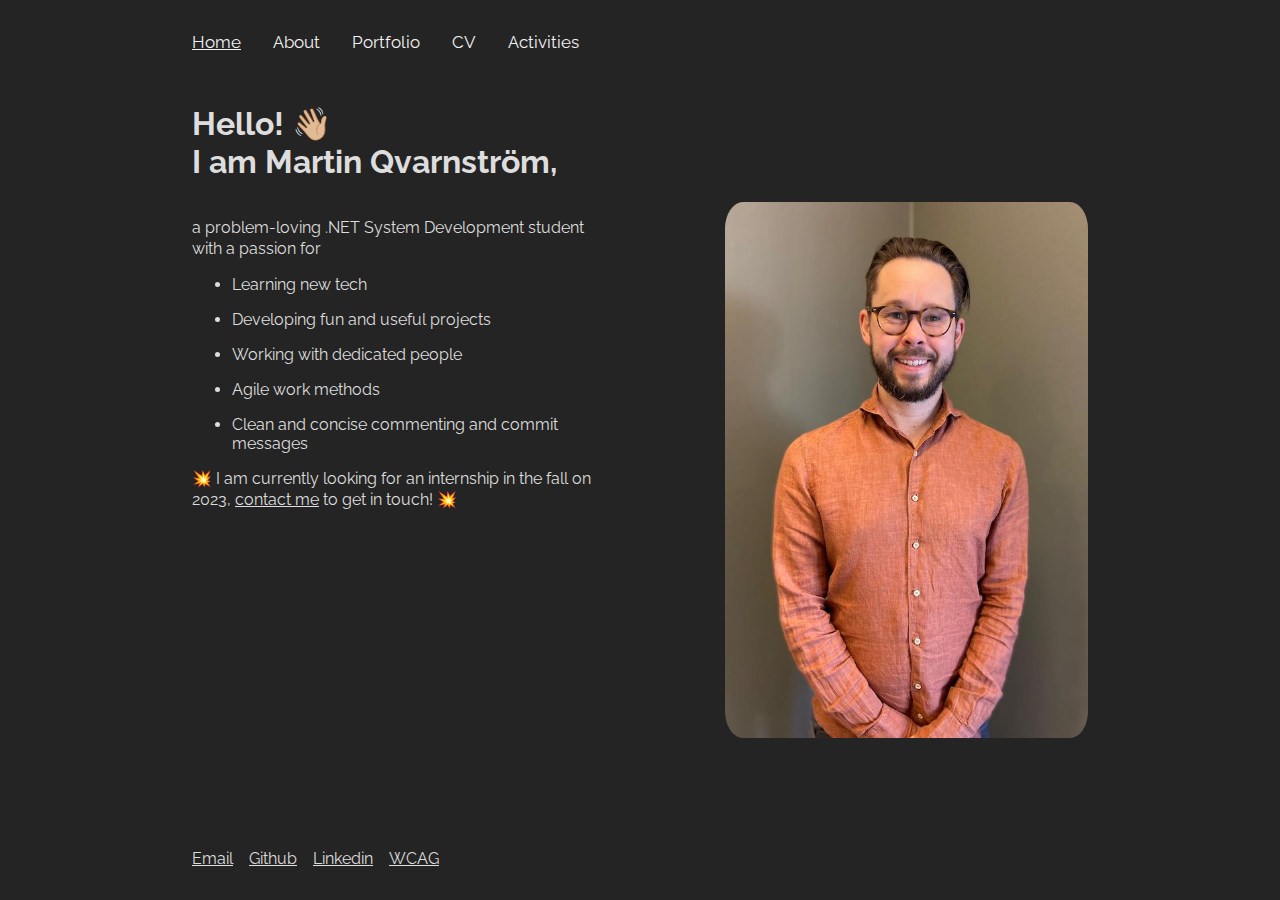
<file: index.html>
<!DOCTYPE html>
<html lang="en">
  <head>
    <meta charset="UTF-8" />
    <title>Martin Qvarnström</title>
    <link rel="icon" type="image/x-icon" href="/assets/favicon.png" />
    <meta
      name="description"
      content="Martin Qvarnström, developing .NET, JS, CSS, React and more."
    />
    <meta name="keywords" content="developer, .NET, JS, Qvarnström, Martin" />
    <meta name="author" content="Martin Qvarnström" />
    <meta name="viewport" content="width=device-width, initial-scale=1.0" />
    <meta name="robots" content="index, follow" />
    <meta name="googlebot" content="index, follow" />
    <meta name="theme-color" content="#FFFFFF" />

    <!-- Import the css -->
    <link rel="stylesheet" href="/styles/main.css" />
    <link rel="stylesheet" href="/styles/index.css" />
    <link rel="stylesheet" href="/styles/portfolio.css" />

    <!-- Import the print.css file for print styles -->
    <link rel="stylesheet" href="/styles/print.css" media="print" />

    <!-- Import Google font-->
    <link rel="preconnect" href="https://fonts.googleapis.com" />
    <link rel="preconnect" href="https://fonts.gstatic.com" crossorigin />
    <link
      href="https://fonts.googleapis.com/css2?family=Raleway:wght@600&display=swap"
      rel="stylesheet"
    />

    <link
      rel="stylesheet"
      href="https://cdnjs.cloudflare.com/ajax/libs/font-awesome/4.7.0/css/font-awesome.min.css"
    />
  </head>
  <body>
    <!-- Navbar section -->
    <nav>
      <div class="topnav" id="myTopnav">
        <a href="./index.html" class="active">Home</a>
        <a href="./about.html">About</a>
        <a href="./portfolio.html">Portfolio</a>
        <a href="./cv.html">CV</a>
        <a href="./activities.html">Activities</a>
        <a href="javascript:void(0);" class="icon" onclick="navbarFunction()">
          <i class="fa fa-bars"></i>
        </a>
      </div>
    </nav>

    <!-- Main section -->
    <main>
      <div>
        <h1>Hello! 👋🏼<br />I am Martin Qvarnström,</h1>
      </div>
      <div class="row">
        <div class="two-columns order-2">
          <p>
            a problem-loving .NET System Development student with a passion for
          </p>
          <ul>
            <li>Learning new tech</li>
            <li>Developing fun and useful projects</li>
            <li>Working with dedicated people</li>
            <li>Agile work methods</li>
            <li>Clean and concise commenting and commit messages</li>
          </ul>
          <p>
            💥 I am currently looking for an internship in the fall on 2023,
            <a href="mailto:mqvarnstrom80@gmail.com?subject=Hello!"
              >contact me</a
            >
            to get in touch! 💥
          </p>
        </div>
        <div class="two-columns order-1">
          <img src="./assets/me.jpg" class="photo-me" alt="Photo of me" />
        </div>
      </div>
    </main>

    <!-- Filler section -->
    <div class="filler-section"></div>
    <!-- Footer section -->
    <footer>
      <ul class="footer-links">
        <li>
          <a href="mailto:mqvarnstrom80@gmail.com?subject=Hello!">Email</a>
        </li>
        <li>
          <a
            href="https://www.github.com/qvarnstr0m/"
            target="_blank"
            rel="noopener noreferrer"
            >Github</a
          >
        </li>
        <li>
          <a
            href="https://www.linkedin.com/in/martin-qvarnstrom-953275248/"
            target="_blank"
            rel="noopener noreferrer"
            >Linkedin</a
          >
        </li>
        <li><a href="./wcag.html">WCAG</a></li>
      </ul>
    </footer>

    <!-- Import js scripts -->
    <script src="/js/navbar.js"></script>
    <script src="/js/leet.js"></script>

    <!-- Easteregg modal popup -->
    <label for="secret"> </label>

    <input class="modal-state" id="secret" type="checkbox" />
    <div class="modal">
      <label class="modal__bg" for="secret"></label>
      <div class="modal__inner">
        <label class="modal__close" for="secret"></label>
        <img src="/assets/hackerman.jpeg" class="hackerman-image" />
      </div>
    </div>
  </body>
</html>
</file>
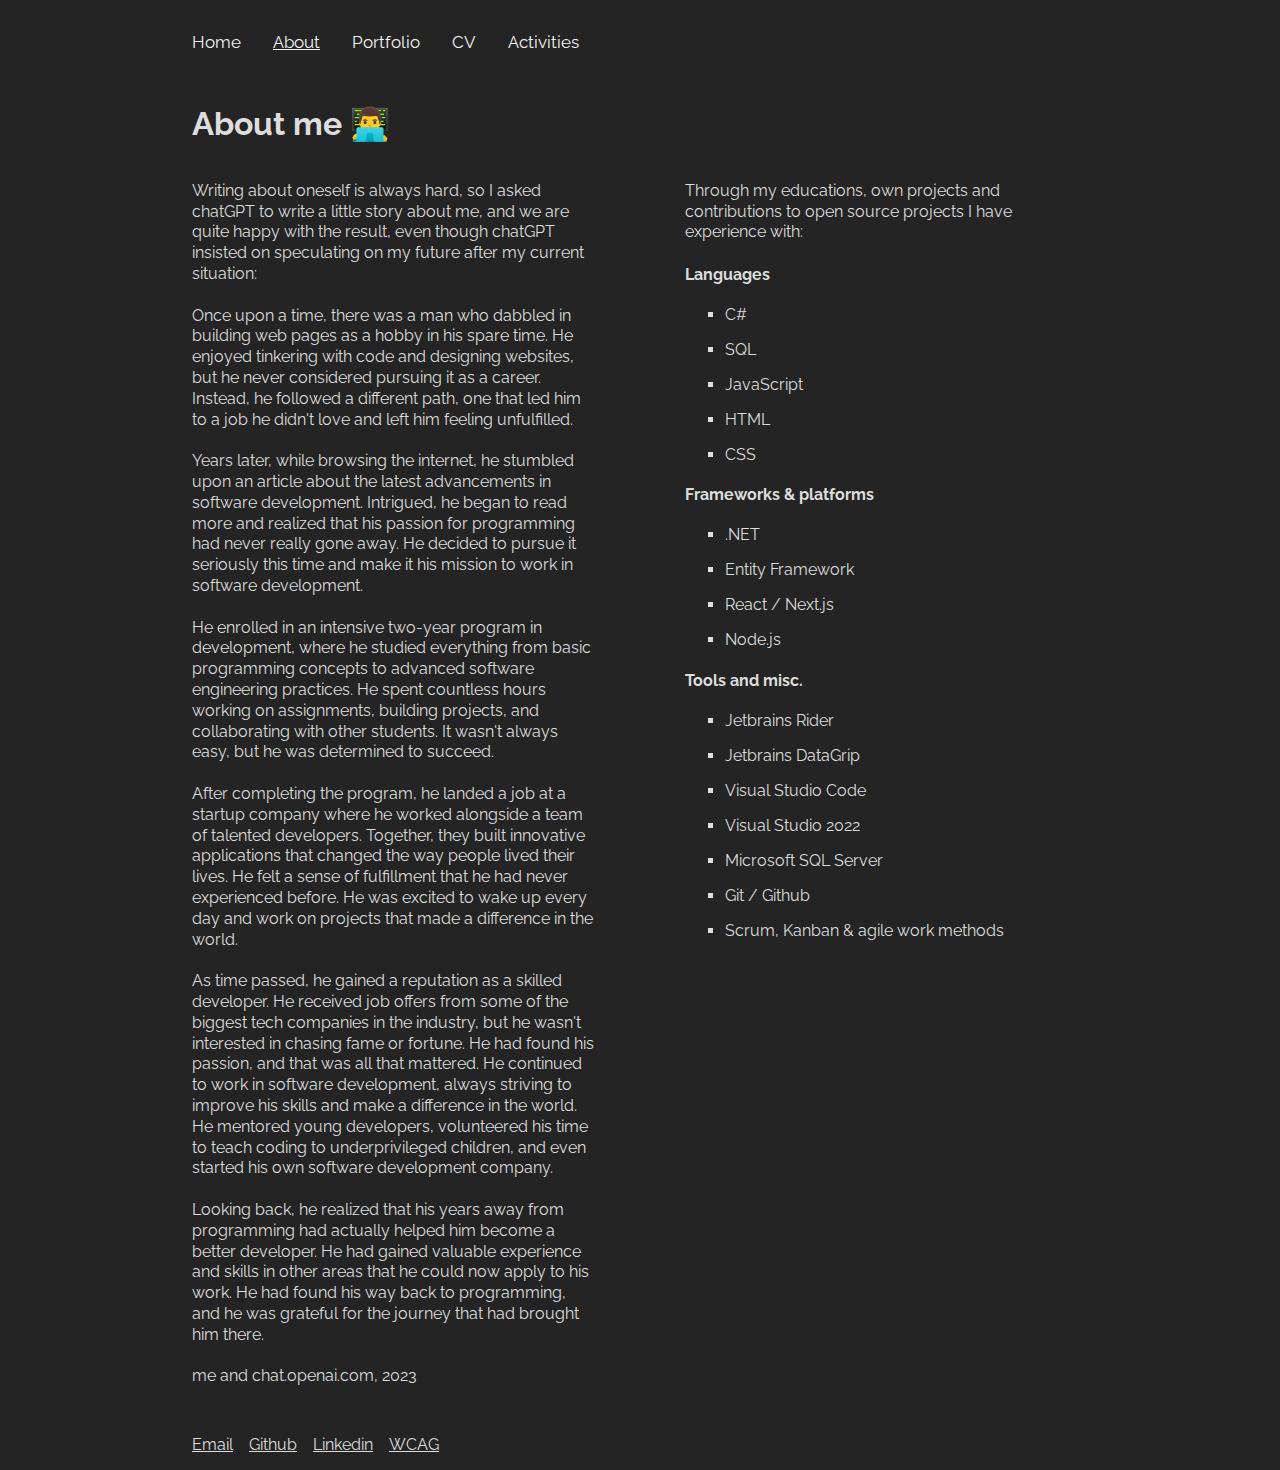
<file: about.html>
<!DOCTYPE html>
<html lang="en">
  <head>
    <meta charset="UTF-8" />
    <title>Martin Qvarnström</title>
    <link rel="icon" type="image/x-icon" href="/assets/favicon.png" />
    <meta
      name="description"
      content="Martin Qvarnström, developing .NET, JS, CSS, React and more."
    />
    <meta name="keywords" content="developer, .NET, JS, Qvarnström, Martin" />
    <meta name="author" content="Martin Qvarnström" />
    <meta name="viewport" content="width=device-width, initial-scale=1.0" />
    <meta name="robots" content="index, follow" />
    <meta name="googlebot" content="index, follow" />
    <meta name="theme-color" content="#FFFFFF" />

    <!-- Import the css -->
    <link rel="stylesheet" href="/styles/main.css" />
    <link rel="stylesheet" href="/styles/about.css" />

    <!-- Import the print.css file for print styles -->
    <link rel="stylesheet" href="/styles/print.css" media="print" />

    <!-- Import Google font-->
    <link rel="preconnect" href="https://fonts.googleapis.com" />
    <link rel="preconnect" href="https://fonts.gstatic.com" crossorigin />
    <link
      href="https://fonts.googleapis.com/css2?family=Raleway:wght@600&display=swap"
      rel="stylesheet"
    />

    <link
      rel="stylesheet"
      href="https://cdnjs.cloudflare.com/ajax/libs/font-awesome/4.7.0/css/font-awesome.min.css"
    />
  </head>
  <body>
    <!-- Navbar section -->
    <nav>
      <div class="topnav" id="myTopnav">
        <a href="./index.html">Home</a>
        <a href="./about.html" class="active">About</a>
        <a href="./portfolio.html">Portfolio</a>
        <a href="./cv.html">CV</a>
        <a href="./activities.html">Activities</a>
        <a href="javascript:void(0);" class="icon" onclick="navbarFunction()">
          <i class="fa fa-bars"></i>
        </a>
      </div>
    </nav>

    <!-- Main section -->
    <main>
      <div>
        <h1>About me 👨‍💻</h1>
      </div>
      <div class="row">
        <div class="two-columns">
          <p>
            Writing about oneself is always hard, so I asked chatGPT to write a
            little story about me, and we are quite happy with the result, even
            though chatGPT insisted on speculating on my future after my current
            situation:<br /><br />
            Once upon a time, there was a man who dabbled in building web pages
            as a hobby in his spare time. He enjoyed tinkering with code and
            designing websites, but he never considered pursuing it as a career.
            Instead, he followed a different path, one that led him to a job he
            didn't love and left him feeling unfulfilled.<br /><br />
            Years later, while browsing the internet, he stumbled upon an
            article about the latest advancements in software development.
            Intrigued, he began to read more and realized that his passion for
            programming had never really gone away. He decided to pursue it
            seriously this time and make it his mission to work in software
            development.<br /><br />
            He enrolled in an intensive two-year program in development, where
            he studied everything from basic programming concepts to advanced
            software engineering practices. He spent countless hours working on
            assignments, building projects, and collaborating with other
            students. It wasn't always easy, but he was determined to succeed.
            <br /><br />After completing the program, he landed a job at a
            startup company where he worked alongside a team of talented
            developers. Together, they built innovative applications that
            changed the way people lived their lives. He felt a sense of
            fulfillment that he had never experienced before. He was excited to
            wake up every day and work on projects that made a difference in the
            world.<br /><br />As time passed, he gained a reputation as a
            skilled developer. He received job offers from some of the biggest
            tech companies in the industry, but he wasn't interested in chasing
            fame or fortune. He had found his passion, and that was all that
            mattered. He continued to work in software development, always
            striving to improve his skills and make a difference in the world.
            He mentored young developers, volunteered his time to teach coding
            to underprivileged children, and even started his own software
            development company.<br /><br />Looking back, he realized that his
            years away from programming had actually helped him become a better
            developer. He had gained valuable experience and skills in other
            areas that he could now apply to his work. He had found his way back
            to programming, and he was grateful for the journey that had brought
            him there.<br /><br />
            me and chat.openai.com, 2023
          </p>
        </div>
        <div class="two-columns">
          <p>
            Through my educations, own projects and contributions to open source
            projects I have experience with:
          </p>
          <h4>Languages</h4>
          <ul class="experience-list">
            <li>C#</li>
            <li>SQL</li>
            <li>JavaScript</li>
            <li>HTML</li>
            <li>CSS</li>
          </ul>
          <h4>Frameworks & platforms</h4>
          <ul class="experience-list">
            <li>.NET</li>
            <li>Entity Framework</li>
            <li>React / Next.js</li>
            <li>Node.js</li>
          </ul>
          <h4>Tools and misc.</h4>
          <ul class="experience-list">
            <li id="secret">Jetbrains Rider</li>
            <li>Jetbrains DataGrip</li>
            <li>Visual Studio Code</li>
            <li>Visual Studio 2022</li>
            <li>Microsoft SQL Server</li>
            <li>Git / Github</li>
            <li>Scrum, Kanban & agile work methods</li>
          </ul>
        </div>
      </div>
    </main>

    <!-- Filler section -->
    <div class="filler-section"></div>

    <!-- Footer section -->
    <footer>
      <ul class="footer-links">
        <li>
          <a href="mailto:mqvarnstrom80@gmail.com?subject=Hello!">Email</a>
        </li>
        <li>
          <a
            href="https://www.github.com/qvarnstr0m/"
            target="_blank"
            rel="noopener noreferrer"
            >Github</a
          >
        </li>
        <li>
          <a
            href="https://www.linkedin.com/in/martin-qvarnstrom-953275248/"
            target="_blank"
            rel="noopener noreferrer"
            >Linkedin</a
          >
        </li>
        <li><a href="./wcag.html">WCAG</a></li>
      </ul>
    </footer>

    <!-- Import js scripts -->
    <script src="/js/navbar.js"></script>
    <script src="/js/easteregg.js"></script>
  </body>
</html>
</file>
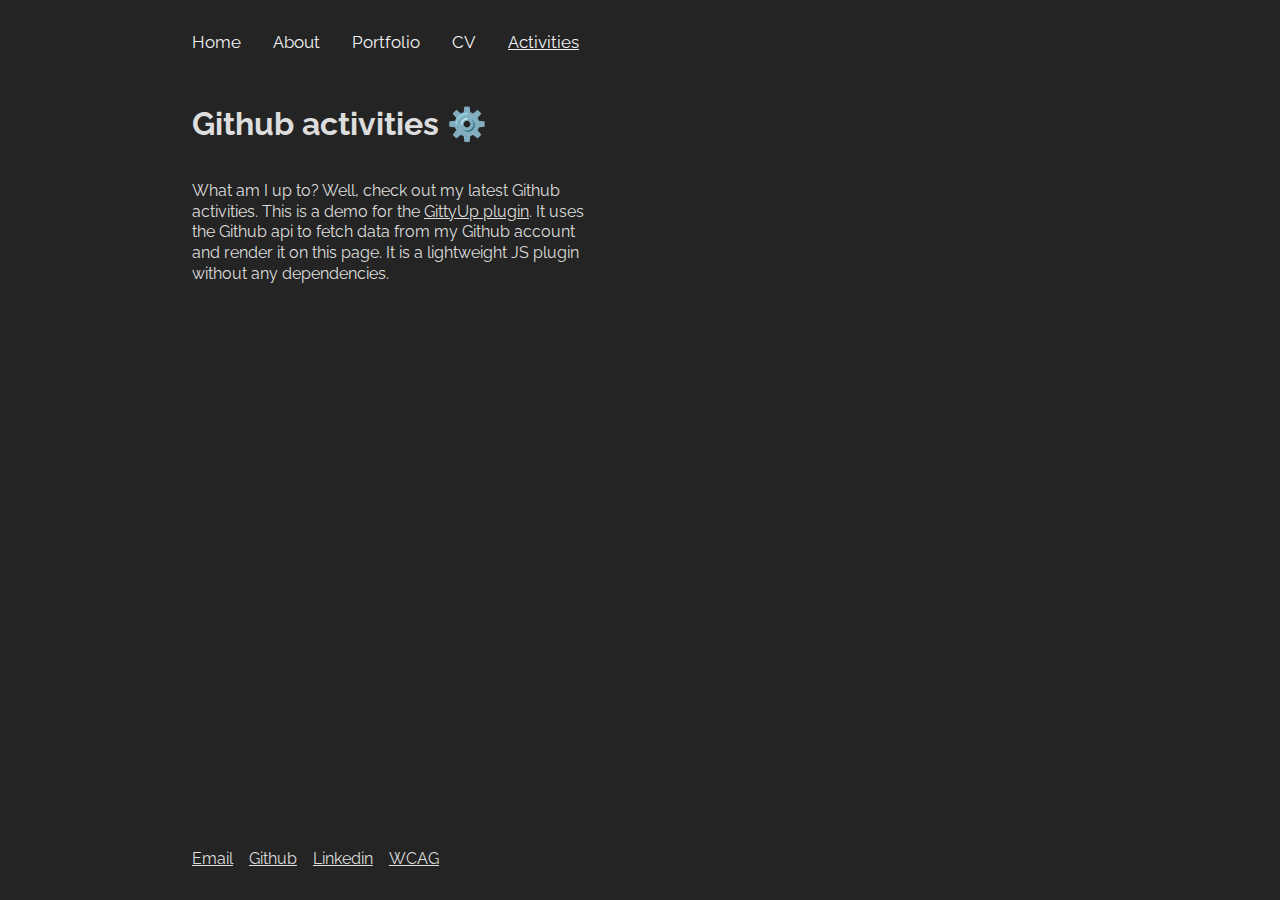
<file: activities.html>
<!DOCTYPE html>
<html lang="en">
<head>
    <meta charset="UTF-8">
    <title>Martin Qvarnström</title>
    <link rel="icon" type="image/x-icon" href="/assets/favicon.png">
    <meta name="description" content="Martin Qvarnström, developing .NET, JS, CSS, React and more.">
    <meta name="keywords" content="developer, .NET, JS, Qvarnström, Martin">
    <meta name="author" content="Martin Qvarnström">
    <meta name="viewport" content="width=device-width, initial-scale=1.0">
    <meta name="robots" content="index, follow">
    <meta name="googlebot" content="index, follow">
    <meta name="theme-color" content="#FFFFFF">

    <!-- Import the main.css file -->
    <link rel="stylesheet" href="/styles/main.css">
    <link rel="stylesheet" href="/styles/activities.css">
    
    <!-- Import the print.css file for print styles -->
    <link rel="stylesheet" href="/styles/print.css" media="print">

    <!-- Import Google font-->
    <link rel="preconnect" href="https://fonts.googleapis.com">
    <link rel="preconnect" href="https://fonts.gstatic.com" crossorigin>
    <link href="https://fonts.googleapis.com/css2?family=Raleway:wght@600&display=swap" rel="stylesheet">

    <link rel="stylesheet" href="https://cdnjs.cloudflare.com/ajax/libs/font-awesome/4.7.0/css/font-awesome.min.css">
</head>
<body>

    <!-- Navbar section -->
    <nav>
        <div class="topnav" id="myTopnav">
            <a href="./index.html">Home</a>
            <a href="./about.html">About</a>
            <a href="./portfolio.html">Portfolio</a>
            <a href="./cv.html">CV</a>
            <a href="./activities.html" class="active">Activities</a>
            <a href="javascript:void(0);" class="icon" onclick="navbarFunction()">
              <i class="fa fa-bars"></i>
            </a>
        </div>
    </nav>

    <!-- Main section -->
    <main>
        <div>
            <h1>Github activities ⚙️</h1>
        </div>
        <div class="row">
            <div class="two-columns">
                <p>
                    What am I up to? Well, check out my latest Github activities. This is a demo for the <a href="https://www.github.com/qvarnstr0m/GittyUp/" 
                    target="_blank" rel="noopener noreferrer">GittyUp plugin</a>. 
                    It uses the Github api to fetch data from my Github account and render it on this page. It is a lightweight JS plugin without any dependencies.
                </p>
                <ul id="events" class="experience-list"></ul>
            </div>
            <div class="two-columns">
                
            </div>
        </div>
    </main>

    <!-- Filler section -->
    <div class="filler-section">

    </div>

    <!-- Footer section -->
    <footer>
        <ul class="footer-links">
            <li><a href="mailto:mqvarnstrom80@gmail.com?subject=Hello!">Email</a></li>
            <li><a href="https://www.github.com/qvarnstr0m/" target="_blank" rel="noopener noreferrer">Github</a></li>
            <li><a href="https://www.linkedin.com/in/martin-qvarnstrom-953275248/" target="_blank" rel="noopener noreferrer">Linkedin</a></li>
            <li><a href="./wcag.html">WCAG</a></li>
        </ul>
    </footer>

    <!-- Import js scripts -->
    <script src="/js/navbar.js"></script>
    <script src="./js/gittyup-get.js" type="module"></script>
    <script src="./js/gittyup-render.js" type="module"></script>
</body>
</html>
</file>
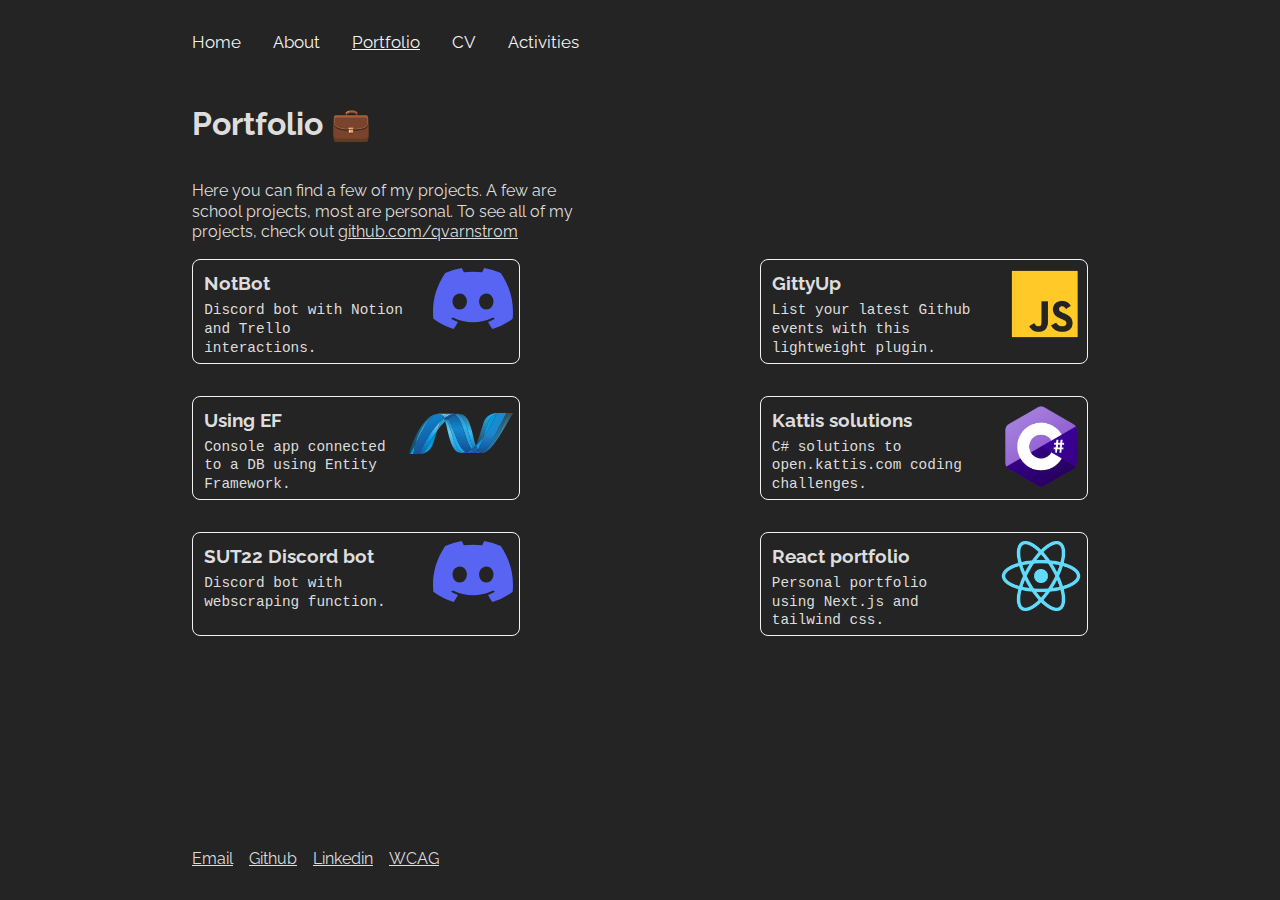
<file: portfolio.html>
<!DOCTYPE html>
<html lang="en">
  <head>
    <meta charset="UTF-8" />
    <title>Martin Qvarnström</title>
    <link rel="icon" type="image/x-icon" href="/assets/favicon.png" />
    <meta
      name="description"
      content="Martin Qvarnström, developing .NET, JS, CSS, React and more."
    />
    <meta name="keywords" content="developer, .NET, JS, Qvarnström, Martin" />
    <meta name="author" content="Martin Qvarnström" />
    <meta name="viewport" content="width=device-width, initial-scale=1.0" />
    <meta name="robots" content="index, follow" />
    <meta name="googlebot" content="index, follow" />
    <meta name="theme-color" content="#FFFFFF" />

    <!-- Import the css -->
    <link rel="stylesheet" href="/styles/main.css" />
    <link rel="stylesheet" href="/styles/portfolio.css" />

    <!-- Import the print.css file for print styles -->
    <link rel="stylesheet" href="/styles/print.css" media="print" />

    <!-- Import Google font-->
    <link rel="preconnect" href="https://fonts.googleapis.com" />
    <link rel="preconnect" href="https://fonts.gstatic.com" crossorigin />
    <link
      href="https://fonts.googleapis.com/css2?family=Raleway:wght@600&display=swap"
      rel="stylesheet"
    />

    <link
      rel="stylesheet"
      href="https://cdnjs.cloudflare.com/ajax/libs/font-awesome/4.7.0/css/font-awesome.min.css"
    />
  </head>
  <body>
    <!-- Navbar section -->
    <nav>
      <div class="topnav" id="myTopnav">
        <a href="./index.html">Home</a>
        <a href="./about.html">About</a>
        <a href="./portfolio.html" class="active">Portfolio</a>
        <a href="./cv.html">CV</a>
        <a href="./activities.html">Activities</a>
        <a href="javascript:void(0);" class="icon" onclick="navbarFunction()">
          <i class="fa fa-bars"></i>
        </a>
      </div>
    </nav>

    <!-- Main section -->
    <main>
      <div class="header-text">
        <h1>Portfolio 💼</h1>
      </div>
      <div class="rox">
        <div class="two-columns">
          <p>
            Here you can find a few of my projects. A few are school projects,
            most are personal. To see all of my projects, check out
            <a
              href="https://www.github.com/qvarnstr0m"
              target="_blank"
              rel="noopener noreferrer"
              >github.com/qvarnstr0m</a
            >
          </p>
        </div>
        <div class="two-columns"></div>
      </div>
      <div class="row">
        <label for="notbot-modal">
          <div class="project-container" id="discord-project">
            <p class="project-header">NotBot</p>
            <p class="project-text">
              Discord bot with Notion and Trello interactions.
            </p>
          </div>
        </label>
        <label for="gittyup-modal">
          <div class="project-container" id="gittyup-project">
            <p class="project-header">GittyUp</p>
            <p class="project-text">
              List your latest Github events with this lightweight plugin.
            </p>
          </div>
        </label>
        <label for="usingef-modal">
          <div class="project-container" id="usingef-project">
            <p class="project-header">Using EF</p>
            <p class="project-text">
              Console app connected to a DB using Entity Framework.
            </p>
          </div>
        </label>
        <label for="kattis-modal">
          <div class="project-container" id="kattis-project">
            <p class="project-header">Kattis solutions</p>
            <p class="project-text">
              C# solutions to open.kattis.com coding challenges.
            </p>
          </div>
        </label>
        <label for="sut22-modal">
          <div class="project-container" id="discord-project">
            <p class="project-header">SUT22 Discord bot</p>
            <p class="project-text">Discord bot with webscraping function.</p>
          </div>
        </label>
        <label for="react-modal">
          <div class="project-container" id="react-project">
            <p class="project-header">React portfolio</p>
            <p class="project-text">
              Personal portfolio using Next.js and tailwind css.
            </p>
          </div>
        </label>
      </div>

      <!-- Modal for NotBot -->
      <input class="modal-state" id="notbot-modal" type="checkbox" />
      <div class="modal">
        <label class="modal__bg" for="notbot-modal"></label>
        <div class="modal__inner">
          <label class="modal__close" for="notbot-modal"></label>
          <h2>NotBot</h2>
          <p>
            A Discord bot with integrations to Notion and Trello and other
            features. The bot is written in C# using the Discord.Net library.
          </p>
          <p>
            Visit the
            <a
              href="https://www.github.com/qvarnstr0m/NotBot"
              target="_blank"
              rel="noopener noreferrer"
              >github repo</a
            >
            for more information.
          </p>
        </div>
      </div>

      <!-- Modal for GittyUp -->
      <input class="modal-state" id="gittyup-modal" type="checkbox" />
      <div class="modal">
        <label class="modal__bg" for="gittyup-modal"></label>
        <div class="modal__inner">
          <label class="modal__close" for="gittyup-modal"></label>
          <h2>GittyUp</h2>
          <p>
            A lightweight plugin made in JavaScript that lists a users latest
            Github events.
          </p>
          <p>
            Visit the
            <a
              href="https://www.github.com/qvarnstr0m/GittyUp"
              target="_blank"
              rel="noopener noreferrer"
              >github repo</a
            >
            for more information.
          </p>
        </div>
      </div>

      <!-- Modal for UsingEF -->
      <input class="modal-state" id="usingef-modal" type="checkbox" />
      <div class="modal">
        <label class="modal__bg" for="usingef-modal"></label>
        <div class="modal__inner">
          <label class="modal__close" for="usingef-modal"></label>
          <h2>Using Entity Framework</h2>
          <p>
            A console app that connects to a database using Entity Framework.
            The app is written in C# and implements the Repository pattern and
            Unit of Work pattern.
          </p>
          <p>
            Visit the
            <a
              href="https://www.github.com/qvarnstr0m/UsingEntityFramework"
              target="_blank"
              rel="noopener noreferrer"
              >github repo</a
            >
            for more information.
          </p>
        </div>
      </div>

      <!-- Modal for Kattis Solutions -->
      <input class="modal-state" id="kattis-modal" type="checkbox" />
      <div class="modal">
        <label class="modal__bg" for="kattis-modal"></label>
        <div class="modal__inner">
          <label class="modal__close" for="kattis-modal"></label>
          <h2>Kattis Solutions</h2>
          <p>
            C# solutions to open.kattis.com coding challenges. The solutions are
            written in C# and are implemented using the .NET Core framework.
          </p>
          <p>
            Visit the
            <a
              href="https://www.github.com/qvarnstr0m/KattisSolutions"
              target="_blank"
              rel="noopener noreferrer"
              >github repo</a
            >
            for more information.
          </p>
        </div>
      </div>

      <!-- Modal for SUT22 Discord Bot -->
      <input class="modal-state" id="sut22-modal" type="checkbox" />
      <div class="modal">
        <label class="modal__bg" for="sut22-modal"></label>
        <div class="modal__inner">
          <label class="modal__close" for="sut22-modal"></label>
          <h2>SUT22 Discord Bot</h2>
          <p>
            A Discord bot with webscraping function. The bot is written in C#
            using the Discord.Net library.
          </p>
          <p>
            Visit the
            <a
              href="https://www.github.com/qvarnstr0m/DiscordBotSUT22"
              target="_blank"
              rel="noopener noreferrer"
              >github repo</a
            >
            for more information.
          </p>
        </div>
      </div>

      <!-- Modal for SUT22 React Portfolio -->
      <input class="modal-state" id="react-modal" type="checkbox" />
      <div class="modal">
        <label class="modal__bg" for="react-modal"></label>
        <div class="modal__inner">
          <label class="modal__close" for="react-modal"></label>
          <h2>React Portfolio</h2>
          <p>Personal portfolio using Next.js and tailwind css.</p>
          <p>
            Visit the
            <a
              href="https://www.github.com/qvarnstr0m/NextJsTailwindPortfolio"
              target="_blank"
              rel="noopener noreferrer"
              >github repo</a
            >
            for more information.
          </p>
        </div>
      </div>
    </main>

    <!-- Filler section -->
    <div class="filler-section"></div>

    <!-- Footer section -->
    <footer>
      <ul class="footer-links">
        <li>
          <a href="mailto:mqvarnstrom80@gmail.com?subject=Hello!">Email</a>
        </li>
        <li>
          <a
            href="https://www.github.com/qvarnstr0m/"
            target="_blank"
            rel="noopener noreferrer"
            >Github</a
          >
        </li>
        <li>
          <a
            href="https://www.linkedin.com/in/martin-qvarnstrom-953275248/"
            target="_blank"
            rel="noopener noreferrer"
            >Linkedin</a
          >
        </li>
        <li><a href="./wcag.html">WCAG</a></li>
      </ul>
    </footer>

    <!-- Import js scripts -->
    <script src="/js/navbar.js"></script>
  </body>
</html>
</file>
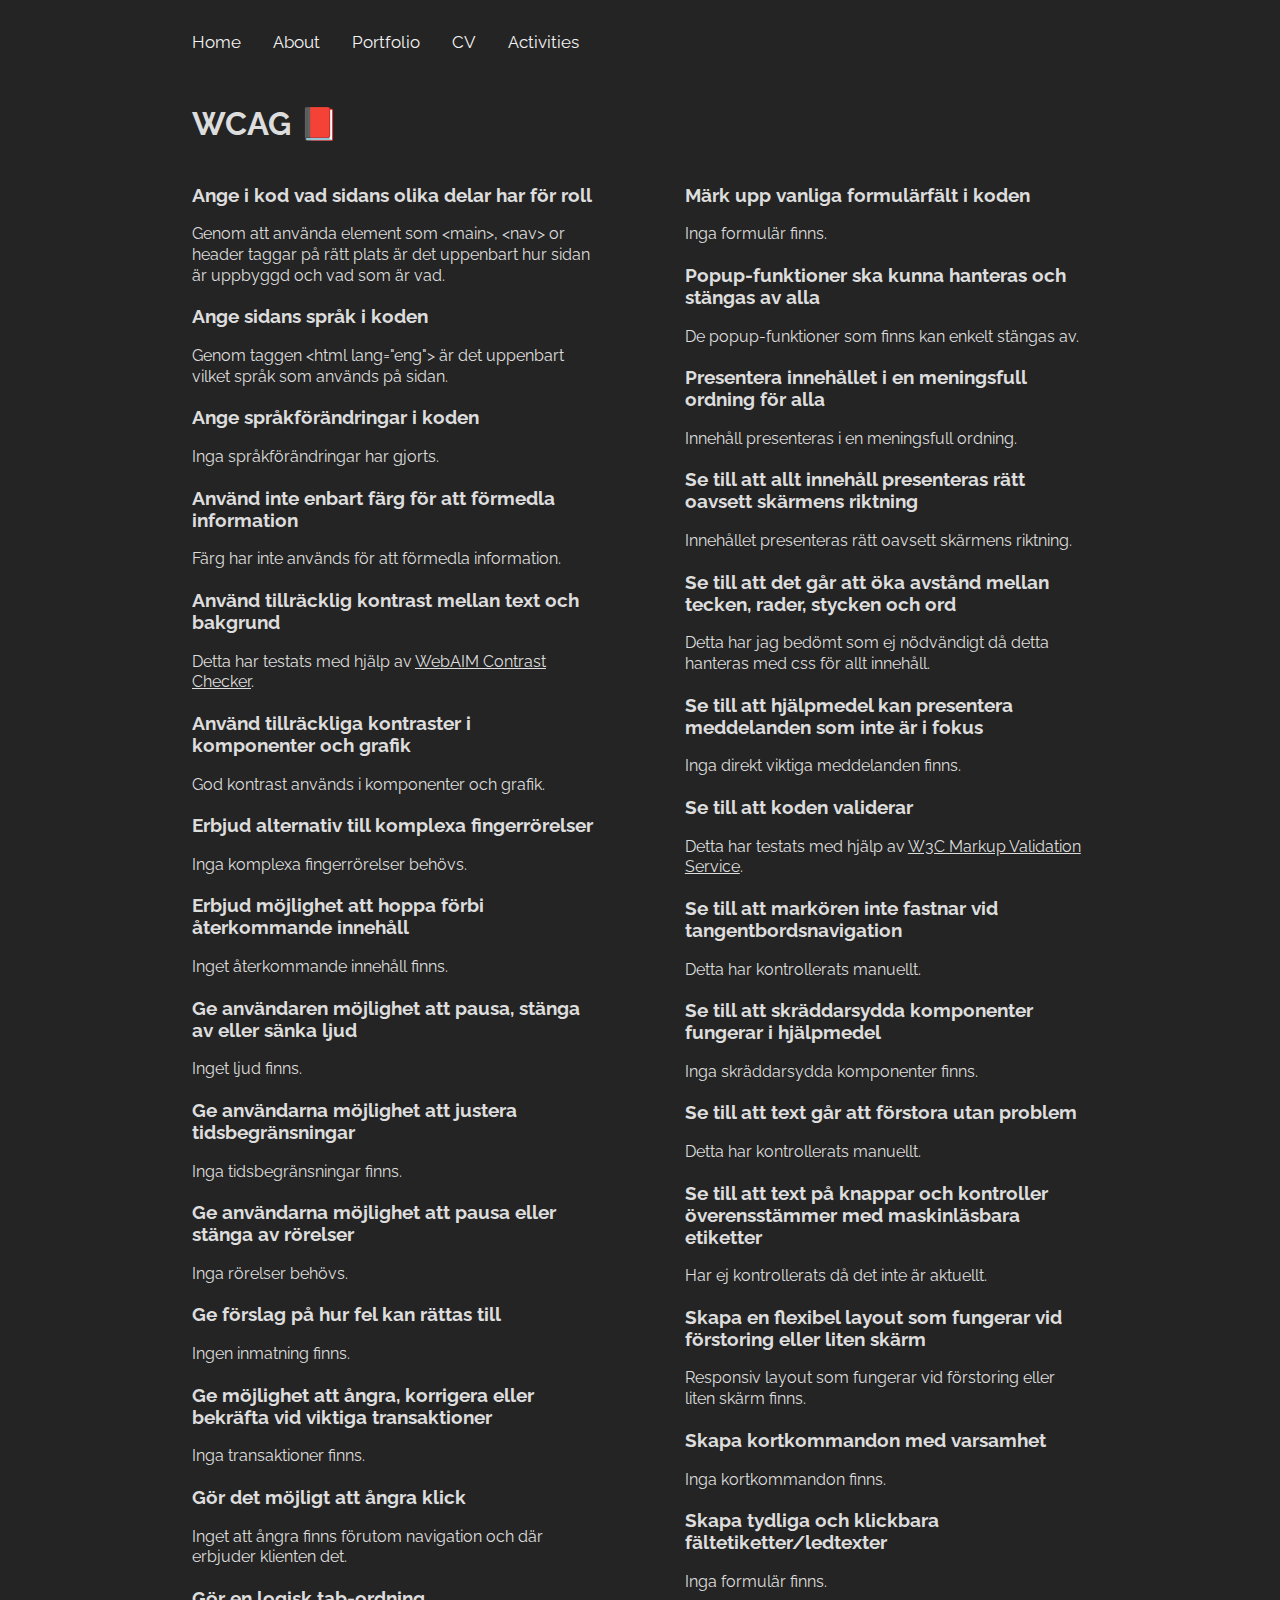
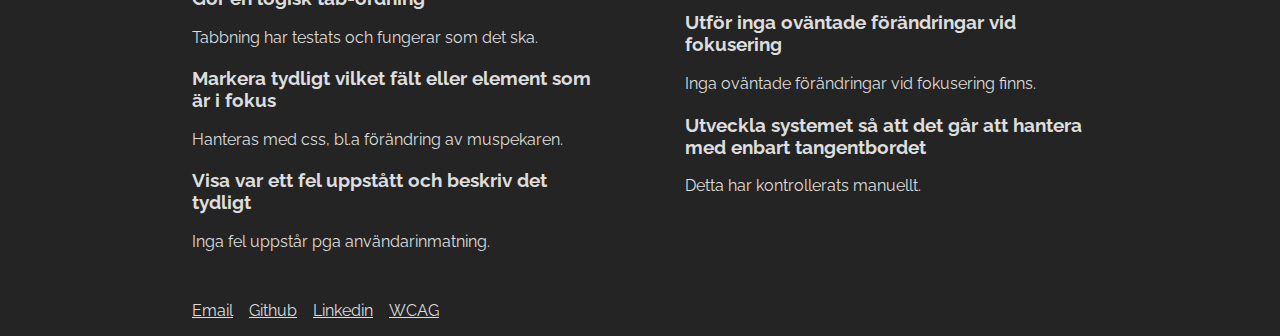
<file: wcag.html>
<!DOCTYPE html>
<html lang="en">
<head>
    <meta charset="UTF-8">
    <title>Martin Qvarnström</title>
    <link rel="icon" type="image/x-icon" href="/assets/favicon.png">
    <meta name="description" content="Martin Qvarnström, developing .NET, JS, CSS, React and more.">
    <meta name="keywords" content="developer, .NET, JS, Qvarnström, Martin">
    <meta name="author" content="Martin Qvarnström">
    <meta name="viewport" content="width=device-width, initial-scale=1.0">
    <meta name="robots" content="index, follow">
    <meta name="googlebot" content="index, follow">
    <meta name="theme-color" content="#FFFFFF">

    <!-- Import the main.css file -->
    <link rel="stylesheet" href="/styles/main.css">
    
    <!-- Import the print.css file for print styles -->
    <link rel="stylesheet" href="/styles/print.css" media="print">

    <!-- Import Google font-->
    <link rel="preconnect" href="https://fonts.googleapis.com">
    <link rel="preconnect" href="https://fonts.gstatic.com" crossorigin>
    <link href="https://fonts.googleapis.com/css2?family=Raleway:wght@600&display=swap" rel="stylesheet">

    <link rel="stylesheet" href="https://cdnjs.cloudflare.com/ajax/libs/font-awesome/4.7.0/css/font-awesome.min.css">
</head>
<body>

    <!-- Navbar section -->
    <nav>
        <div class="topnav" id="myTopnav">
            <a href="./index.html">Home</a>
            <a href="./about.html">About</a>
            <a href="./portfolio.html">Portfolio</a>
            <a href="./cv.html">CV</a>
            <a href="./activities.html">Activities</a>
            <a href="javascript:void(0);" class="icon" onclick="navbarFunction()">
              <i class="fa fa-bars"></i>
            </a>
        </div>
    </nav>

    <!-- Main section -->
    <main>
        <div>
            <h1>WCAG 📕</h1>
        </div>
        <div class="row">
            <div class="two-columns">
                <h3>Ange i kod vad sidans olika delar har för roll</h3>
                <p>
                    Genom att använda element som &lt;main&gt;, &lt;nav&gt; or header taggar på rätt plats
                    är det uppenbart hur sidan är uppbyggd och vad som är vad.
                </p>
                <h3>Ange sidans språk i koden</h3>
                <p>
                    Genom taggen &lt;html lang="eng"&gt; är det uppenbart vilket språk som används på sidan.
                </p>
                <h3>Ange språkförändringar i koden</h3>
                <p>
                    Inga språkförändringar har gjorts.
                </p>
                <h3>Använd inte enbart färg för att förmedla information</h3>
                <p>
                    Färg har inte används för att förmedla information.
                </p>
                <h3>Använd tillräcklig kontrast mellan text och bakgrund</h3>
                <p>
                    Detta har testats med hjälp av <a href="https://webaim.org/resources/contrastchecker/" target="_blank" rel="noopener noreferrer">WebAIM Contrast Checker</a>.
                </p>
                <h3>Använd tillräckliga kontraster i komponenter och grafik</h3>
                <p>
                    God kontrast används i komponenter och grafik.
                </p>
                <h3>Erbjud alternativ till komplexa fingerrörelser</h3>
                <p>
                    Inga komplexa fingerrörelser behövs.
                </p>
                <h3>Erbjud möjlighet att hoppa förbi återkommande innehåll</h3>
                <p>
                    Inget återkommande innehåll finns.
                </p>
                <h3>Ge användaren möjlighet att pausa, stänga av eller sänka ljud</h3>
                <p>
                    Inget ljud finns.
                </p>
                <h3>Ge användarna möjlighet att justera tidsbegränsningar</h3>
                <p>
                    Inga tidsbegränsningar finns.
                </p>
                <h3>Ge användarna möjlighet att pausa eller stänga av rörelser</h3>
                <p>
                    Inga rörelser behövs.
                </p>
                <h3>Ge förslag på hur fel kan rättas till</h3>
                <p>
                    Ingen inmatning finns.
                </p>
                <h3>Ge möjlighet att ångra, korrigera eller bekräfta vid viktiga transaktioner</h3>
                <p>
                    Inga transaktioner finns.
                </p>
                <h3>Gör det möjligt att ångra klick</h3>
                <p>
                    Inget att ångra finns förutom navigation och där erbjuder klienten det.
                </p>
                <h3>Gör en logisk tab-ordning</h3>
                <p>
                    Tabbning har testats och fungerar som det ska.
                </p>
                <h3>Markera tydligt vilket fält eller element som är i fokus</h3>
                <p>
                    Hanteras med css, bl.a förändring av muspekaren.
                </p>
                <h3>Visa var ett fel uppstått och beskriv det tydligt</h3>
                <p>
                    Inga fel uppstår pga användarinmatning.
                </p>
            </div>
            <div class="two-columns">
                <h3>Märk upp vanliga formulärfält i koden</h3>
                <p>
                    Inga formulär finns.
                </p>
                <h3>Popup-funktioner ska kunna hanteras och stängas av alla</h3>
                <p>
                    De popup-funktioner som finns kan enkelt stängas av.
                </p>
                <h3>Presentera innehållet i en meningsfull ordning för alla</h3>
                <p>
                    Innehåll presenteras i en meningsfull ordning.
                </p>
                <h3>Se till att allt innehåll presenteras rätt oavsett skärmens riktning</h3>
                <p>
                    Innehållet presenteras rätt oavsett skärmens riktning.
                </p>
                <h3>Se till att det går att öka avstånd mellan tecken, rader, stycken och ord</h3>
                <p>
                    Detta har jag bedömt som ej nödvändigt då detta hanteras med css för allt innehåll.
                </p>
                <h3>Se till att hjälpmedel kan presentera meddelanden som inte är i fokus</h3>
                <p>
                    Inga direkt viktiga meddelanden finns.
                </p>
                <h3>Se till att koden validerar</h3>
                <p>
                    Detta har testats med hjälp av <a href="https://validator.w3.org/" target="_blank" 
                    rel="noopener noreferrer">W3C Markup Validation Service</a>.
                </p>
                <h3>Se till att markören inte fastnar vid tangentbordsnavigation</h3>
                <p>
                    Detta har kontrollerats manuellt.
                </p>
                <h3>Se till att skräddarsydda komponenter fungerar i hjälpmedel</h3>
                <p>
                    Inga skräddarsydda komponenter finns.
                </p>
                <h3>Se till att text går att förstora utan problem</h3>
                <p>
                    Detta har kontrollerats manuellt.
                </p>
                <h3>Se till att text på knappar och kontroller överensstämmer med maskinläsbara etiketter</h3>
                <p>
                    Har ej kontrollerats då det inte är aktuellt.
                </p>
                <h3>Skapa en flexibel layout som fungerar vid förstoring eller liten skärm</h3>
                <p>
                    Responsiv layout som fungerar vid förstoring eller liten skärm finns.
                </p>
                <h3>Skapa kortkommandon med varsamhet</h3>
                <p>
                    Inga kortkommandon finns.
                </p>
                <h3>Skapa tydliga och klickbara fältetiketter/ledtexter</h3>
                <p>
                    Inga formulär finns.
                </p>
                <h3>Utför inga oväntade förändringar vid fokusering</h3>
                <p>
                    Inga oväntade förändringar vid fokusering finns.
                </p>
                <h3>Utveckla systemet så att det går att hantera med enbart tangentbordet</h3>
                <p>
                    Detta har kontrollerats manuellt.
                </p>
            </div>
        </div>
    </main>
    
    <!-- Filler section -->
    <div class="filler-section">

    </div>

    <!-- Footer section -->
    <footer>
        <ul class="footer-links">
            <li><a href="mailto:mqvarnstrom80@gmail.com?subject=Hello!">Email</a></li>
            <li><a href="https://www.github.com/qvarnstr0m/" target="_blank" rel="noopener noreferrer">Github</a></li>
            <li><a href="https://www.linkedin.com/in/martin-qvarnstrom-953275248/" target="_blank" rel="noopener noreferrer">Linkedin</a></li>
            <li><a href="./wcag.html">WCAG</a></li>
        </ul>
    </footer>

    <!-- Import js scripts -->
    <script src="/js/navbar.js"></script>
</body>
</html>
</file>
<file: styles/main.css>
/* main.css */
html, body {
    height: 100%;
} 

body {
    display: flex;
    flex-direction: column;
    background-color:#242424;
    font-family: 'Raleway', 'Inter', sans-serif;
    color: #dddddd;
}

/* Footer section to stick to bottom of pages */
main {
    display: flex;
    flex-direction: row;
    flex-wrap: wrap;
    justify-content: flex-start;
    margin-top: 2rem;
    justify-content: space-between;
}

footer {
    flex-shrink: 0;
    margin-bottom: 1rem;
    margin-top: 2rem;
}

.footer-links {
    list-style: none;
    margin: 0;
    padding: 0;
    display: flex;
}

/* Filler section for pushing footer do bottom */
.filler-section {
    flex: 1;
}

li {
    margin-right: 1rem;
    margin-bottom: 1rem;
  }

/* Set style for <a> tags*/
a {
    color: #dddddd;
    text-decoration: underline;
}

a:hover {
    text-decoration: none;
}

p {
  line-height: 1.3;
}


/* Set styles for header text */
.header-text {
  width: 100%;
}

/* Set styles for row and column combinations */
.row {
  width: 100%;
  display: flex;
  flex-wrap: wrap;
  justify-content: space-between;
  align-items: flex-start;
}

.two-columns {
  width: 45%;
}

/* Set custom styles for images */
.two-columns img {
  max-width: 90%;
  height: auto;
}

/* Set responsive css styles */
body {
    margin: 0;
  }
  
/* Extra large screens */
@media (min-width: 1920px) {
  body {
    margin: 0 20%;
  }

  .photo-me { 
    float: right;
}
}

/* Large screens */
@media (max-width: 1919px) and (min-width: 1280px) {
  body {
    margin: 0 15%;
  }

  .photo-me { 
    float: right;
}
}

/* Medium screens */
@media (max-width: 1279px) and (min-width: 960px) {
  body {
    margin: 0 15%;
  }
}

/* Small screens */
@media (max-width: 959px) and (min-width: 601px){
  body {
    margin: 0 10%;
  }

  .row {
    flex-direction: column;
  }

  .two-columns {
    width: 100%;
  }

  .photo-me {
    max-width: 100%;
  }

  .two-columns img {
    width: 100% !important;
    height: auto !important;
  }

  .order-1 {
    order: 1;
  }
  
  .order-2 {
    order: 2;
  }
}

/* Extra small screens */
@media (max-width: 600px) {
  body {
    margin: 0 5%;
  }

  .row {
    flex-direction: column;
  }

  .two-columns {
    width: 100%;
  }

  .two-columns img {
    width: 100% !important;
    height: auto !important;
  }

  .order-1 {
    order: 1;
  }
  
  .order-2 {
    order: 2;
  }
}


/* Styling for the navbar */

.topnav {
    margin-top: 2rem;
    overflow: hidden;
  }
  
  /* Style the links inside the navigation bar */
  .topnav a {
    float: left;
    display: block;
    color: #f2f2f2;
    text-align: center;
    padding-right: 2rem;
    text-decoration: none;
    font-size: 17px;
  }
  
  /* Change the color of links on hover */
  .topnav a:hover {
    text-decoration: underline;
  }
  
  /* Add an active class to highlight the current page */
  .topnav a.active {
    pointer-events: none;
    text-decoration:underline;
  }
  
  /* Hide the link that should open and close the topnav on small screens */
  .topnav .icon {
    display: none;
  }

  /* When the screen is less than 600 pixels wide, hide all links, except for the first one ("Home"). Show the link that contains should open and close the topnav (.icon) */
@media screen and (max-width: 600px) {
    .topnav a:not(:first-child) {display: none;}
    .topnav a.icon {
      float: right;
      display: block;
    }
  }
  
  /* The "responsive" class is added to the topnav with JavaScript when the user clicks on the icon. This class makes the topnav look good on small screens (display the links vertically instead of horizontally) */
  @media screen and (max-width: 600px) {
    .topnav.responsive {position: relative;}
    .topnav.responsive a.icon {
      position: absolute;
      right: 0;
      top: 0;
    }
    .topnav.responsive a {
      float: none;
      display: block;
      text-align: left;
    }
  }
</file>
<file: styles/index.css>
/* Styling for main photo */
.photo-me {
  border-radius: 5%;
}

.hackerman-image {
  width: 30rem;
}
</file>
<file: styles/portfolio.css>
/* Set values for project containers */
.project-container {
    background-repeat: no-repeat;
    background-position: 15rem 0.5rem;
    background-size: 5rem;
    border:1px solid #f2f2f2;
    border-radius: 0.5rem;
    width: 19rem;
    height: 5rem;
    padding: 0.7rem;
    margin-bottom: 2rem;
    cursor: pointer;
  }
  
  /* Set values for text */
  .project-header {
    font-size: 1.2rem;
    font-weight: bold;
    margin-top: 0rem;
    margin-bottom: 0rem;
  }
  
  .project-text {
    max-width: 12.5rem;
    font-family: Courier, monospace;
    font-size: 0.9rem;
    margin-top: 0.3rem;
    margin-bottom: 0rem;
  }

/* Set values for project icons */
  #react-project {
    background-image: url("../assets/reactlogo.png");
    background-position: 15rem 0.5rem;
  }
  
  #kattis-project {
    background-image: url("../assets/csharplogo.png");
    background-position: 15rem 0.4rem;
  }
  
  #usingef-project {
    background-image: url("../assets/eflogo.svg");
    background-size: 6.5rem;
    background-position: 13.5rem 1rem;
  }
  
  #discord-project {
    background-image: url("../assets/discordlogo.svg");
  }
  
  #gittyup-project {
    background-image: url("../assets/jslogo.png");
    background-position: 15rem 0rem;
    background-size: 5.5rem;
  }

  /* Modal window */
.modal {
  opacity: 0;
  visibility: hidden;
  position: fixed;
  top: 0;
  right: 0;
  bottom: 0;
  left: 0;
  text-align: left;
  background: rgba(0,0,0, .9);
  transition: opacity .25s ease;
}

.modal__bg {
  position: absolute;
  top: 0;
  right: 0;
  bottom: 0;
  left: 0;
  cursor: pointer;
}

.modal-state {
  display: none;
}

.modal-state:checked + .modal {
  opacity: 1;
  visibility: visible;
}

.modal-state:checked + .modal .modal__inner {
  top: 0;
}

.modal__inner {
  transition: top .25s ease;
  position: absolute;
  top: -20%;
  right: 0;
  bottom: 0;
  left: 0;
  width: 30rem;
  margin: auto;
  overflow: auto;
  background: #242424;
  border-radius: 5px;
  padding: 1em 2em;
  height: 15rem;
}

.modal__close {
  position: absolute;
  right: 1em;
  top: 1em;
  width: 1.1em;
  height: 1.1em;
  cursor: pointer;
}

.modal__close:after,
.modal__close:before {
  content: '';
  position: absolute;
  width: 2px;
  height: 1.5em;
  background: #ccc;
  display: block;
  transform: rotate(45deg);
  left: 50%;
  margin: -3px 0 0 -1px;
  top: 0;
}

.modal__close:hover:after,
.modal__close:hover:before {
  background: #aaa;
}

.modal__close:before {
  transform: rotate(-45deg);
}

@media screen and (max-width: 768px) {
	
  .modal__inner {
    width: 20rem;
    height: 18rem;
    box-sizing: border-box;
  }
}
</file>
<file: styles/print.css>
/* Adjust for print */
nav, footer {
    display: none !important;
  }

  body {
    font-family: 'Times New Roman', Times, serif !important;
    color: #000000 !important;
    margin: 1cm;
    size: A4 portrait;
  }
  a {
    color: #000000 !important;
  }
</file>
<file: styles/about.css>
/* Set list styles */
.experience-list {
    list-style: square;
  }
</file>
<file: styles/activities.css>
/* Set list styles */
.experience-list {
    margin-top: 2rem;
    list-style: square;
  }
</file>
